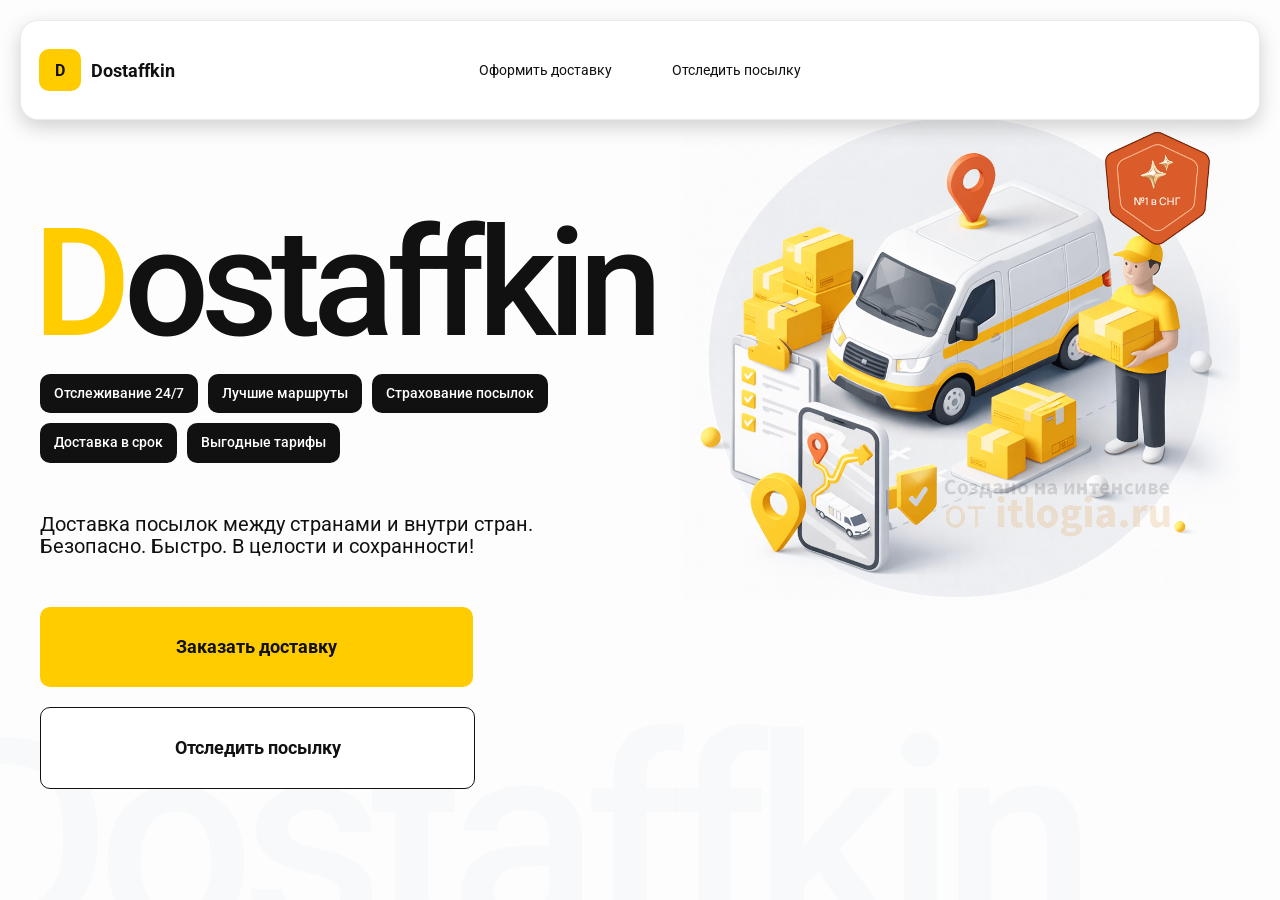
<file: index.html>
<!DOCTYPE html>
<html lang="en">
<head>
    <meta charset="UTF-8">
    <meta name="viewport" content="width=device-width,initial-scale=1,maximum-scale=1,user-scalable=0"/> <!--Для отображения на мобильных устройствах-->
    <title>Dostaffkin — Доставка посылок между странами и внутри стран. Безопасно. Быстро. В целости и сохранности!</title>
    <link href="styles/base.css" , rel="stylesheet">
    <link href="styles/base_adaptive.css" , rel="stylesheet">
    <link href="styles/index.css" , rel="stylesheet">
    <link href="styles/index_adaptive.css" , rel="stylesheet">
</head>
<body>
    <div class="container">
        <header class="header">
            <a class="header-brand" href="#">
                <div class="header-logo">D</div>
                <div class="header-title">Dostaffkin</div>
            </a>
            <nav class="header-menu">
                <a class="header-link" href="./order.html">Оформить <span>доставку</span></a>
                <a class="header-link" href="./track.html">Отследить <span>посылку</span></a>
            </nav>
        </header>
        <main class="main">
            <section class="main-info">
                <div class="main-title">
                    <span>D</span>ostaffkin
                </div>
                <div class="main-features">
                    <div class="main-feature">Отслеживание 24/7</div>
                    <div class="main-feature">Лучшие маршруты</div>
                    <div class="main-feature">Страхование посылок</div>
                    <div class="main-feature">Доставка в срок</div>
                    <div class="main-feature">Выгодные тарифы</div>
                </div>
                <div class="main-description">
                    Доставка посылок между странами и внутри стран.
                    Безопасно. Быстро. В целости и сохранности!
                </div>
                <div class="main-actions">
                    <a class="button" type="button" href="./order.html">Заказать доставку</a>
                    <a class="button button-white" type="button" href="./track.html">Отследить посылку</a>
                </div>
            </section>
            <div class="main-title-ghost">Dostaffkin</div>
            <section class="main-image">
                <img src="images/main-image.png" alt="Main image"/>
            </section>
        </main>

    </div>
</body>
</html>
</file>
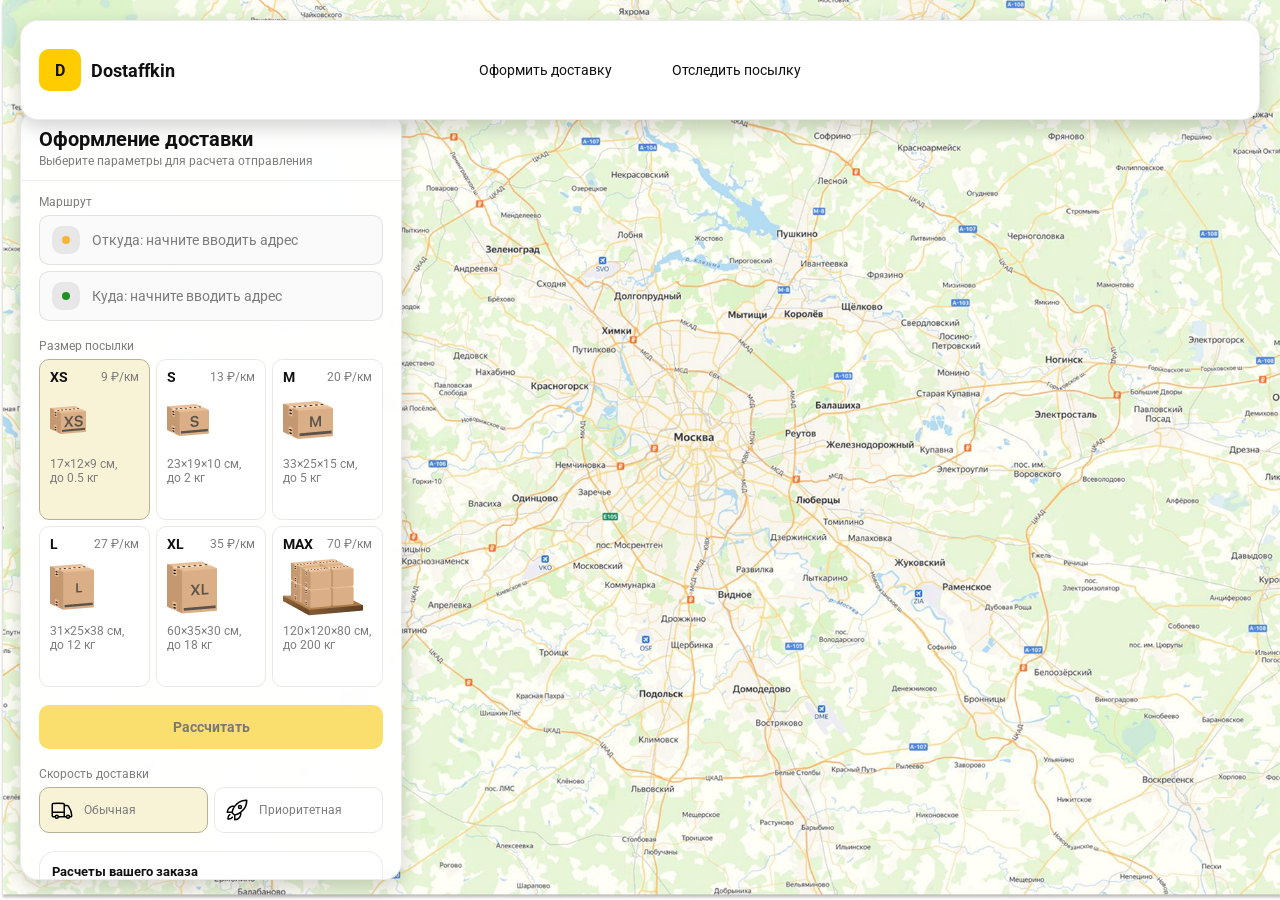
<file: order.html>
<!doctype html>
<html lang="ru">
<head>
    <meta charset="utf-8"/>
    <meta name="viewport" content="width=device-width,initial-scale=1,maximum-scale=1,user-scalable=0"/>
    <title>Оформление доставки</title>

    <link rel="stylesheet" href="styles/base.css"/>
    <link rel="stylesheet" href="styles/base_adaptive.css"/>

    <link rel="stylesheet" href="styles/order.css"/>
    <link rel="stylesheet" href="styles/order_adaptive.css"/>
</head>
<body>
    <div id="map"></div>

    <header class="header">
        <a class="header-brand" href="./index.html">
            <div class="header-logo">D</div>
            <div class="header-title">Dostaffkin</div>
        </a>
        <nav class="header-menu">
            <a class="header-link" href="#">Оформить <span>доставку</span></a>
            <a class="header-link" href="./track.html">Отследить <span>посылку</span></a>
        </nav>
    </header>

    <aside class="main" id="sidebar">
        <div class="main-header">
            <div class="main-title">Оформление доставки</div>
            <div class="main-text">Выберите параметры для расчета отправления</div>
        </div>
        <div class="main-content">
            <div class="main-route">
                <div class="main-block-title">Маршрут</div>
                <div class="main-fields">
                    <div class="main-field" id="fromField">
                        <div class="main-pin"></div>
                            <input id="from" placeholder="Откуда: начните вводить адрес" autocomplete="off"/>
                        <div class="main-ac" id="fromAc" role="listbox" aria-label="Подсказки адресов"></div>
                    </div>

                    <div class="main-field" id="toField">
                        <div class="main-pin"></div>
                            <input id="to" placeholder="Куда: начните вводить адрес" autocomplete="off"/>
                        <div class="main-ac" id="toAc" role="listbox" aria-label="Подсказки адресов"></div>
                    </div>
                </div>
            </div>
            <div class="main-package">
    <div class="main-block-title">Размер посылки</div>

    <div class="main-sizes">
        <div class="main-size-card is-active" data-value="xs">
            <div class="main-size-top">
                <div class="main-size-label">XS</div>
                <div class="main-size-rate">9 ₽/км</div>
            </div>
            <div class="main-size-media">
                <img src="images/sizes/xs.png" alt="Короб XS"/>
            </div>
            <div class="main-size-description">17×12×9 см,<br>до 0.5 кг</div>
        </div>

        <div class="main-size-card" data-value="s">
            <div class="main-size-top">
                <div class="main-size-label">S</div>
                <div class="main-size-rate">13 ₽/км</div>
            </div>
            <div class="main-size-media">
                <img src="images/sizes/s.png" alt="Короб S"/>
            </div>
            <div class="main-size-description">23×19×10 см,<br>до 2 кг</div>
        </div>

        <div class="main-size-card" data-value="m">
            <div class="main-size-top">
                <div class="main-size-label">M</div>
                <div class="main-size-rate">20 ₽/км</div>
            </div>
            <div class="main-size-media">
                <img src="images/sizes/m.png" alt="Короб M"/>
            </div>
            <div class="main-size-description">33×25×15 см,<br>до 5 кг</div>
        </div>

        <div class="main-size-card" data-value="l">
            <div class="main-size-top">
                <div class="main-size-label">L</div>
                <div class="main-size-rate">27 ₽/км</div>
            </div>
            <div class="main-size-media">
                <img src="images/sizes/l.png" alt="Короб L"/>
            </div>
            <div class="main-size-description">31×25×38 см,<br>до 12 кг</div>
        </div>

        <div class="main-size-card" data-value="xl">
            <div class="main-size-top">
                <div class="main-size-label">XL</div>
                <div class="main-size-rate">35 ₽/км</div>
            </div>
            <div class="main-size-media">
                <img src="images/sizes/xl.png" alt="Короб XL"/>
            </div>
            <div class="main-size-description">60×35×30 см,<br>до 18 кг</div>
        </div>

        <div class="main-size-card" data-value="max">
                    <div class="main-size-top">
                        <div class="main-size-label">MAX</div>
                        <div class="main-size-rate">70 ₽/км</div>
                    </div>
                    <div class="main-size-media main-size-media-palleta">
                        <img src="images/sizes/max.png" alt="Паллета"/>
                    </div>
                    <div class="main-size-description">120×120×80 см,<br>до 200 кг</div>
                </div>
            </div>
        </div>
            <div class="main-calculate-block">
                <button id="calc" class="button calculate-button" type="button" disabled>Рассчитать</button>
            </div>
            <div class="main-speed">
                <div class="main-block-title">Скорость доставки</div>

                <div class="main-speeds">
                    <div class="main-speed-card is-active" data-value="regular">
                        <img class="main-speed-media" src="images/icons/regular.svg" alt="Regular"/>
                        <div class="main-speed-description">Обычная</div>
                    </div>
                    <div class="main-speed-card" data-value="fast">
                        <img class="main-speed-media" src="images/icons/fast.svg" alt="Fast"/>
                        <div class="main-speed-description">Приоритетная</div>
                    </div>

                </div>
            </div>
            <div class="main-result" id="result">
                <div class="main-result-title">Расчеты вашего заказа</div>
                <div class="main-result-lines">
                    <div class="main-result-line"><span>Расстояние</span><span id="distanceValue">—</span></div>
                    <div class="main-result-line"><span>Доставим через</span><span id="durationValue">—</span></div>
                    <div class="main-result-line"><span>Тариф</span><span id="rateValue">—</span></div>
                </div>
                <div class="main-price">
                    <div class="main-price-label">Итого</div>
                    <div class="main-price-value" id="totalValue">—</div>
                </div>
            </div>
            <div class="main-order-box">
    <div class="main-order-form" id="orderForm">
        <div class="main-order-title">Оформление доставки</div>
        <div class="main-block-info-row">
            <div class="main-block-title">Контакты</div>
            <div class="order-fields">
                <div class="main-field">
                    <input id="customerName" placeholder="Ваше имя" autocomplete="off"/>
                </div>
                <div class="main-field">
                    <input id="customerPhone" placeholder="Ваш телефон" autocomplete="off" inputmode="tel"/>
                </div>
            </div>
        </div>
        <div class="main-block-info-row extra-info">
            <div class="main-block-title">Дополнительная информация</div>
            <div class="main-field textarea">
                <textarea id="comment" placeholder="Детали доставки и комментарии"></textarea>
            </div>
        </div>
        <button id="submit" class="button main-submit-request" type="button" disabled>Отправить
            заявку
        </button>
    </div>

    <div class="main-order-success" id="orderSuccess">
        <div class="main-success-icon">✓</div>
        <div class="main-success-title">Заявка отправлена!</div>
        <div class="main-success-title">Номер отправления – <span id="orderId"></span></div>
        <div class="main-success-subtitle">Мы скоро свяжемся с вами</div>
    </div>
</div>
        </div>
    </aside>
</body>
</html>
</file>
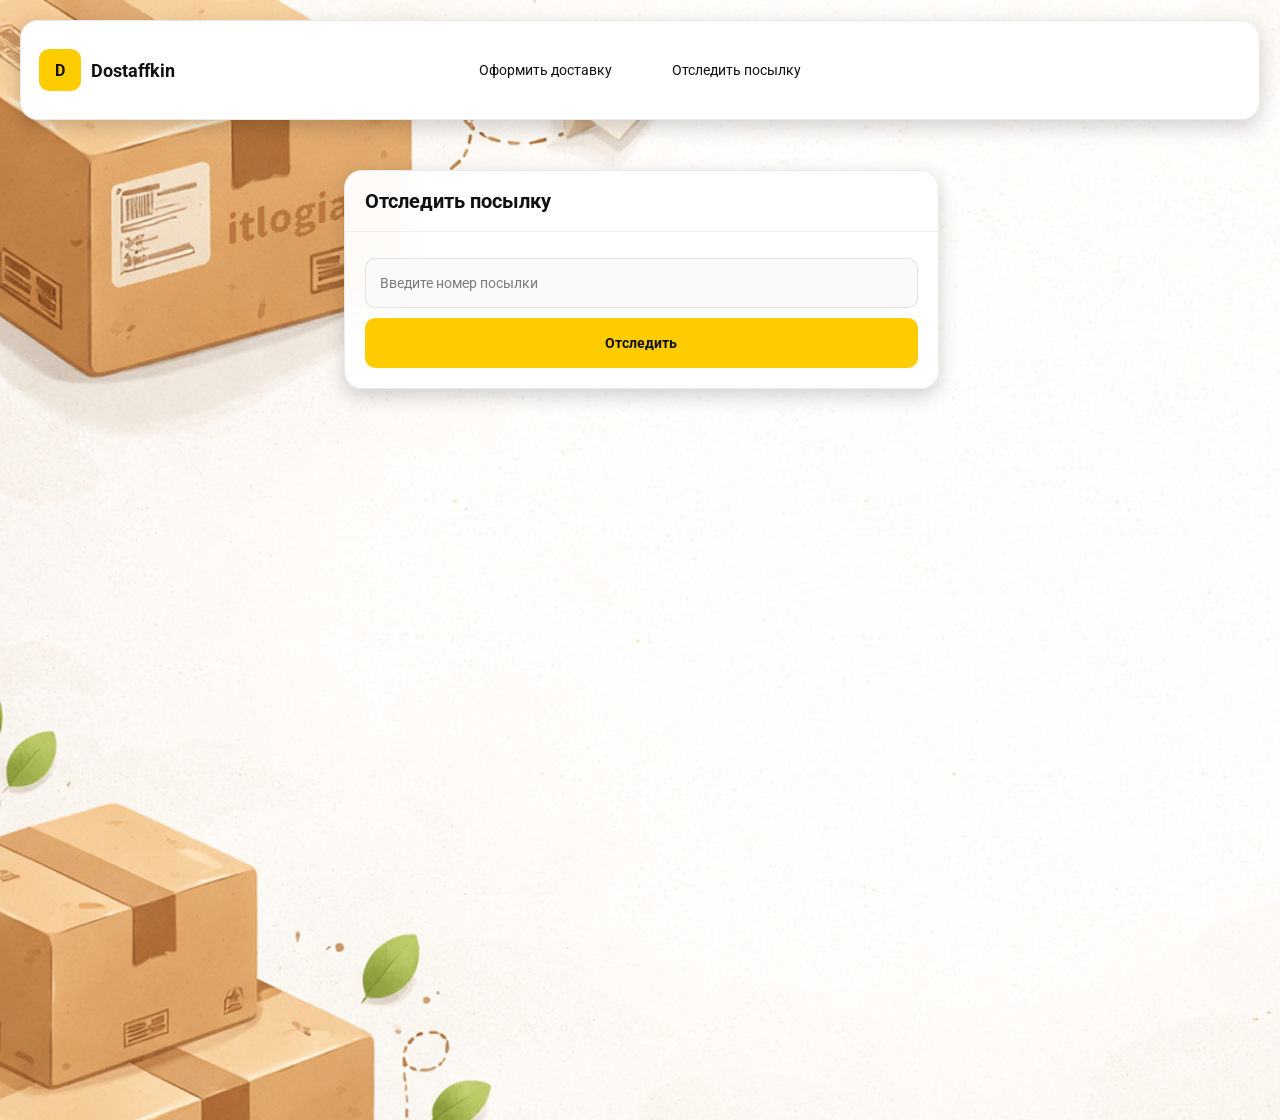
<file: track.html>
<!doctype html>
<html lang="ru">
<head>
    <meta charset="utf-8"/>
    <meta name="viewport" content="width=device-width,initial-scale=1,maximum-scale=1,user-scalable=0"/>
    <title>Отследить посылку</title>
    <link rel="stylesheet" href="styles/base.css"/>
    <link rel="stylesheet" href="styles/base_adaptive.css"/>

    <link rel="stylesheet" href="styles/track.css"/>
    <link rel="stylesheet" href="styles/track_adaptive.css"/>
</head>
<body>
    <div class="container">
        <header class="header">
            <a class="header-brand" href="./index.html">
                <div class="header-logo">D</div>
                <div class="header-title">Dostaffkin</div>
            </a>
            <nav class="header-menu">
                <a class="header-link" href="./order.html">Оформить <span>доставку</span></a>
                <a class="header-link" href="#">Отследить <span>посылку</span></a>
            </nav>
        </header>
        <main class="track-content">
            <section class="track-card track-search">
                <div class="track-title">Отследить посылку</div>
                <div class="track-action">
                    <div class="main-field track-field">
                        <input id="trackNumber" placeholder="Введите номер посылки" autocomplete="off"/>
                    </div>
                    <button id="trackButton" class="button track-button" type="button">Отследить</button>
                </div>
            </section>
            <section class="track-card track-result" id="trackResult">
                <div class="track-result-header">
                    <div class="track-id" id="trackIdValue"></div>
                    <div class="track-routes">
                        <div class="track-route">
                            <div class="track-route-pin">
                                <svg xmlns="http://www.w3.org/2000/svg" fill="none" viewBox="0 0 24 24" stroke-width="1.5"
                                     stroke="orange" class="size-6">
                                    <path stroke-linecap="round" stroke-linejoin="round"
                                          d="M15 10.5a3 3 0 1 1-6 0 3 3 0 0 1 6 0Z"/>
                                    <path stroke-linecap="round" stroke-linejoin="round"
                                          d="M19.5 10.5c0 7.142-7.5 11.25-7.5 11.25S4.5 17.642 4.5 10.5a7.5 7.5 0 1 1 15 0Z"/>
                                </svg>
                            </div>
                            <div class="track-route-address" id="trackFromValue">
                                Откуда: Москва, улица Арбат, 1
                            </div>
                        </div>
                        <div class="track-route track-route-arrow">
                            <svg xmlns="http://www.w3.org/2000/svg" fill="none" viewBox="0 0 24 24" stroke-width="1.5"
                                 stroke="currentColor" class="size-6">
                                <path stroke-linecap="round" stroke-linejoin="round"
                                      d="M19.5 13.5 12 21m0 0-7.5-7.5M12 21V3"/>
                            </svg>
                        </div>
                        <div class="track-route">
                            <div class="track-route-pin">
                                <svg xmlns="http://www.w3.org/2000/svg" fill="none" viewBox="0 0 24 24" stroke-width="1.5"
                                     stroke="green" class="size-6">
                                    <path stroke-linecap="round" stroke-linejoin="round"
                                          d="M15 10.5a3 3 0 1 1-6 0 3 3 0 0 1 6 0Z"/>
                                    <path stroke-linecap="round" stroke-linejoin="round"
                                          d="M19.5 10.5c0 7.142-7.5 11.25-7.5 11.25S4.5 17.642 4.5 10.5a7.5 7.5 0 1 1 15 0Z"/>
                                </svg>
                            </div>
                            <div class="track-route-address" id="trackToValue">
                                Куда: Минск, проспект Независимости, 58
                            </div>
                        </div>
                    </div>
                </div>
                <div class="track-info">
                    <div class="track-status-title">Статус данной посылки:</div>
                    <div class="track-status-list" id="trackStatusList">


                        <div class="track-status created">
                            <img src="images/icons/created.svg" class="track-status-icon" alt="Created">
                            <div class="track-status-text">
                                <div class="track-status-text-state">Создан</div>
                                <div class="track-status-text-date">10.01.2026</div>
                            </div>
                        </div>

                        <div class="track-status in-way">
                            <img src="images/icons/in-way.svg" class="track-status-icon" alt="In way">
                            <div class="track-status-text">
                                <div class="track-status-text-state">В пути: Москва</div>
                                <div class="track-status-text-date">18.01.2026</div>
                            </div>
                        </div>

                        <div class="track-status ready">
                            <img src="images/icons/ready.svg" class="track-status-icon" alt="Ready">
                            <div class="track-status-text">
                                <div class="track-status-text-state">Готов к выдаче</div>
                                <div class="track-status-text-date">25.01.2026</div>
                            </div>
                        </div>

                        <div class="track-status done">
                            <img src="images/icons/done.svg" class="track-status-icon" alt="Done">
                            <div class="track-status-text">
                                <div class="track-status-text-state">Вручен</div>
                                <div class="track-status-text-date">27.01.2026</div>
                            </div>
                        </div>

                    </div>
                </div>
            </section>
        </main>
    </div>
</body>
</html>
</file>
<file: styles/base.css>
@font-face {
    font-family: "Roboto";
    src: url("../fonts/Roboto-Regular.ttf");
    font-weight: normal;
}

@font-face {
    font-family: "Roboto";
    src: url("../fonts/Roboto-Bold.ttf");
    font-weight: bold;
}

@font-face {
    font-family: "Roboto";
    src: url("../fonts/Roboto-Medium.ttf");
    font-weight: 500;
}

html, body {
    margin: 0;
    color: #111111;
    font-family: "Roboto", sans-serif;
}

body {
    background: #FDFDFD;
}

.header {
    border-radius: 18px;
    box-shadow: 0 7px 20px 0 #0000002E;
    backdrop-filter: blur(10px);
    background: #ffffff;
    left: 20px;
    border: 1px solid rgba(0, 0, 0, 0.08);
    position: fixed;
    right: 20px;
    top: 20px;
    padding: 14px 18px;
    height: 70px;
    display: flex;
    align-items: center;
    z-index: 6;
}

.header-brand {
    display: flex;
    align-items: center;
    text-decoration: none;
    gap: 10px;
}

.header-logo {
    width: 42px;
    height: 42px;
    border-radius: 10px;
    background: #FFCC00;
    display: grid;
    place-items: center;
    font-weight: bold;
    color: #111;
}

.header-title {
    font-size: 18px;
    font-weight: bold;
    color: #111111;
    text-decoration: none;
}

.header-menu {
    display: flex;
    align-items: center;
    gap: 60px;
    margin: 0;
    position: absolute;
    left: 50%;
    transform: translateX(-50%);
}

.header-link {
    font-size: 14px;
    color: #111111;
    text-decoration: none;
}

.button {
    border: 0;
    outline: none;
    height: 44px;
    border-radius: 10px;
    font-size: 14px;
    font-weight: bold;
    cursor: pointer;
    font-family: inherit;
    transition: transform .08s ease, opacity .12s ease;
    background: #ffcc00;
    color: #111111;
    text-align: center;
    text-decoration: none;
}

.button:hover {
    background-color: #E5BC19;
}

.button:disabled {
    cursor: not-allowed;
    background-color: #FADE6E;
    color: #787878;
    transform: none;
}

.button.button-white {
    background: #ffffff;
    border: 1px solid #111111;
}

.button.button-white:hover {
    background: rgb(241 241 241);
}

.main-field {
    display: flex;
    align-items: center;
    margin-top: 6px;
    gap: 10px;
    border: 1px solid #1111111A;
    background: #FAFAFA;
    border-radius: 10px;
    padding: 10px 12px;
    position: relative;
    box-sizing: border-box;
    height: 50px;
}

.main-field.textarea {
    height: auto;
}

.main-pin {
    width: 28px;
    height: 28px;
    border-radius: 10px;
    background: rgba(17, 17, 17, 0.08);
    display: grid;
    place-items: center;
    flex: 0 0 auto;
    position: relative;
}

.main-pin::before {
    content: "";
    width: 8px;
    height: 8px;
    border-radius: 999px;
    background: orange;
    opacity: .75;
    display: block;
}

.main-field:last-child .main-pin::before {
    background: green;
    opacity: .85;
}

input, textarea {
    width: 100%;
    border: 0;
    outline: none;
    background: transparent;
    font-size: 14px;
    color: #111111;
    font-family: inherit;
}

textarea {
    resize: vertical;
    min-height: 72px;
    padding: 2px 0;
}

input::placeholder, textarea::placeholder {
    color: #7C7C7C;
}

.main-field:focus-within {
    border-color: rgba(0, 0, 0, 0.20);
    box-shadow: 0 0 0 4px rgba(255, 204, 0, 0.35);
    background: rgba(255, 255, 255, 0.75);
}
</file>
<file: styles/base_adaptive.css>
@media (max-width: 767px) {
    .header {
        left: 10px;
        right: 10px;
        top: 10px;
    }

    .header-link span {
        display: none;
    }

    .header-menu {
        gap: 20px;
        justify-content: flex-start;
        margin: 0 0 0 30px;
        position: static;
        transform: none;
    }
}

@media (max-width: 420px) {
    .header-title {
        display: none;
    }
}

@media (max-width: 374px) {
    .header-menu {
        gap: 10px;
        margin: 0 0 0 10px;
    }
}
</file>
<file: styles/index.css>
.container {
    overflow: hidden;
    min-height: 100vh;
}

.main {
    padding: 111px 40px 40px;
    position: relative;
    display: flex;
}

.main-info {
    max-width: 840px;
    width: 100%;
    position: relative;
}

.main-title {
    margin-top: 98px;
    font-weight: 500;
    font-size: 200px;
    line-height: 1;
    letter-spacing: -0.05em;
    color: #111111;
    left: -15px;
    position: relative;
}

.main-title span {
    color: #ffcc00;
}

.main-features {
    margin-top: 15px;
    display: flex;
    flex-wrap: wrap;
    gap: 10px;
}

.main-feature {
    background: #111111;
    color: #ffffff;
    padding: 12px 14px;
    font-weight: 500;
    font-size: 14px;
    line-height: 1.1;
    border-radius: 10px;
}

.main-description {
    margin-top: 50px;
    max-width: 500px;
    font-size: 20px;
    line-height: 1.1;
    color: #111111;
}

.main-actions {
    margin-top: 50px;
    display: flex;
    flex-direction: column;
    gap: 20px;
}

.main-actions .button {
    height: 80px;
    width: 433px;
    font-size: 18px;
    font-weight: bold;
    place-items: center;
    display: grid;
}

.main-title-ghost {
    position: absolute;
    z-index: -1;
    left: -70px;
    bottom: -150px;
    font-weight: 500;
    font-size: 278px;
    line-height: 1;
    letter-spacing: -0.05em;
    color: #ECEDF04D;
}

.main-image {
    width: 1024px;
    top: 100px;
    z-index: -2;
}

.main-image img {
    width: 100%;
    max-width: 1024px;
    height: auto;
    display: block;
}
</file>
<file: styles/index_adaptive.css>
@media (max-width: 1760px) {
    .main-title {
        font-size: 150px;
        left: -7px;
    }

    .main-info {
        max-width: 640px;
    }
}

@media (max-width: 1200px) {
    .main-info {
        max-width: 540px;
    }

    .main {
        padding: 111px 20px 20px;
    }

    .main-title {
        font-size: 120px;
        left: -4px;
    }

    .main-title-ghost {
        font-size: 220px;
    }
}

@media (max-width: 1024px) {
    .main-title {
        margin-top: 30px;
    }

    .main {
        flex-direction: column-reverse;
    }

    .main-image {
        max-width: 350px;
        position: absolute;
        left: 370px;
        top: 370px;
    }

    .main-info {
        max-width: 100%;
    }

    .main-actions {
        gap: 10px;
    }

    .main-actions .button {
        height: 50px;
        font-size: 14px;
        width: auto;
        max-width: 300px;
    }

    .main-description {
        max-width: 350px;
    }
}

@media (max-width: 570px) {
    .main-title {
        font-size: 88px;
    }

    .main-description {
        max-width: 100%
    }

    .main-actions {
       width: 100%;
    }

    .main-actions .button {
        width: 100%;
        max-width: 100%
    }

    .main-image {
        max-width: 650px;
        position: absolute;
        left: 170px;
        top: 70px;
        opacity: 0.2;
    }
}

@media (max-width: 400px) {
    .main-title {
        font-size: 70px;
    }
}
</file>
<file: styles/order.css>
#map {
    background-image: url("../images/order-bg.png");
    background-size: cover;
    position: fixed;
    inset: 0;
}

.main {
    border-radius: 18px;
    box-shadow: 0 7px 20px 0 #0000002E;
    backdrop-filter: blur(10px);
    background: rgba(255, 255, 255, 0.96);
    left: 20px;
    border: 1px solid rgba(0, 0, 0, 0.08);
    position: fixed;
    top: 110px;
    bottom: 20px;
    width: 380px;
    display: flex;
    flex-direction: column;
    overflow: hidden;
    z-index: 5;
}

.main-header {
    padding: 18px 18px 12px 18px;
    border-bottom: 1px solid rgba(0, 0, 0, 0.06);
    display: flex;
    flex-direction: column;
}

.main-title {
    font-size: 20px;
    line-height: 100%;
    font-weight: bold;
}

.main-text {
    font-size: 12px;
    margin-top: 5px;
    color: #7C7C7C;
}

.main-content {
    padding: 14px 18px 18px 18px;
    overflow: auto;
    scrollbar-width: none;
    display: flex;
    flex-direction: column;
    gap: 18px;
    flex: 1;
}

.main-block-title {
    font-size: 12px;
    color: #7C7C7C;
}

.main-route .main-block-title,
.main-package .main-block-title {
    margin-bottom: 6px;
}

.main-sizes {
    display: grid;
    gap: 6px;
    grid-template-columns: repeat(3, 1fr);
}

.main-size-card {
    border: 1px solid #E8E8E7;
    background: #FFFFFF;
    border-radius: 10px;
    padding: 10px;
    cursor: pointer;
    user-select: none;
    transition: transform .08s ease, border-color .12s ease, background .12s ease;
    min-height: 139px;
}

.main-size-card:hover {
    transform: translateY(-1px);
}

.main-size-card.is-active {
    background-color: #F8F2D6;
    border-color: #B7B196;
}

.main-size-top {
    display: flex;
    align-items: center;
    justify-content: space-between;
}

.main-size-label {
    font-weight: bold;
    font-size: 14px;
    color: #111111;
    line-height: 100%;
}

.main-size-rate {
    font-size: 12px;
    color: #7C7C7C;
    line-height: 100%;
}

.main-size-media {
    margin-top: 8px;
    height: 57px;
}

.main-size-description {
    margin-top: 8px;
    font-size: 12px;
    color: #7C7C7C;
    line-height: 1.2;
}

.calculate-button {
    width: 100%;
}

.main-result {
    border: 1px solid rgba(0, 0, 0, 0.08);
    background: rgba(255, 255, 255, 0.75);
    border-radius: 16px;
    padding: 12px;
    line-height: 1.25;
}

.main-result-title {
    font-weight: bold;
    font-size: 13px;
    color: #111111;
    margin-bottom: 13px;
}

.main-result-lines {
    gap: 8px;
    display: flex;
    flex-direction: column;
}

.main-result-line {
    font-size: 13px;
    color: rgba(17, 17, 17, 0.85);
    display: flex;
    justify-content: space-between;
}

.main-price {
    margin-top: 18px;
    padding-top: 10px;
    border-top: 1px dashed rgba(0, 0, 0, 0.12);
    display: flex;
    align-items: baseline;
    justify-content: space-between;
}

.main-price-label {
    font-size: 12px;
    color: rgba(17, 17, 17, 0.55);
}

.main-price-value {
    font-size: 20px;
    font-weight: bold;
    color: #111111;
    letter-spacing: -0.3px;
}

.main-order-box {
    background: #ffffff;
    border: 1px solid #E8E8E7;
    border-radius: 10px;
    padding: 12px;
}

.main-order-title {
    margin-bottom: 8px;
    font-weight: bold;
    font-size: 14px;
    color: #111111;
}

.main-block-info {
    display: flex;
    flex-direction: column;
    gap: 6px;
}

.order-fields {
    display: grid;
    grid-template-columns: 1fr 1fr;
    column-gap: 10px;
    margin-top: 6px;
}

.main-block-info-row.extra-info {
    display: block;
    margin-top: 13px;
}

.main-submit-request {
    width: 100%;
    margin-top: 6px;
}

.main-order-success {
    display: none;
    text-align: center;
    padding: 22px 12px;
    gap: 12px;
}

.main-order-success.is-visible {
    display: flex;
    flex-direction: column;
    align-items: center;
}

.main-success-icon {
    width: 56px;
    height: 56px;
    border-radius: 50%;
    background: #16a34a;
    color: #ffffff;
    display: grid;
    place-items: center;
    font-size: 30px;
}

.main-success-title {
    font-size: 14px;
    font-weight: bold;
    color: #111111;
}

.main-success-subtitle {
    font-size: 12px;
    color: rgba(17, 17, 17, 0.55);
    line-height: 1.3;
}

.main-speed .main-block-title {
    margin-bottom: 6px;
}

.main-speeds {
    display: grid;
    gap: 6px;
    grid-template-columns: repeat(2, 1fr);
}

.main-speed-card {
    border: 1px solid #E8E8E7;
    background: #FFFFFF;
    border-radius: 10px;
    padding: 10px;
    cursor: pointer;
    user-select: none;
    transition: transform .08s ease, border-color .12s ease, background .12s ease;
    display: flex;
    align-items: center;
    gap: 10px;
}

.main-speed-card:hover {
    transform: translateY(-1px);
}

.main-speed-card.is-active {
    background-color: #F8F2D6;
    border-color: #B7B196;
}

.main-speed-description {
    font-size: 12px;
    color: #7C7C7C;
    line-height: 1.2;
}
</file>
<file: styles/order_adaptive.css>
@media (max-width: 767px) {
    .main {
        left: 10px;
        right: 10px;
        top: 50%;
        bottom: 12px;
        width: auto;
        max-width: none;
    }
}

@media (max-width: 420px) {
    .main-sizes {
        grid-template-columns: repeat(2, 1fr);
    }
}
</file>
<file: styles/track.css>
.container {
    background: #F4F4F4 url("../images/track-bg.png");
    background-size: cover;
    min-height: 100vh;
    padding: 170px 0 50px 0;
}

.track-content {
    width: 593px;
    margin: 0 auto;
}

.track-card {
    width: 100%;
    border-radius: 18px;
    box-shadow: 0 7px 20px 0 #0000002E;
    backdrop-filter: blur(10px);
    background: rgba(255, 255, 255, 0.96);
    border: 1px solid rgba(0, 0, 0, 0.08);
}

.track-title {
    font-size: 20px;
    line-height: 100%;
    font-weight: bold;
    border-bottom: 1px solid #EEEEEE;
    padding: 20px;
}

.track-action {
    padding: 20px;
}

.track-button {
    width: 100%;
    height: 50px;
}

.track-field {
    margin-bottom: 10px;
}

.track-result {
    margin-top: 5px;
    display: none;
}

.track-result.is-visible {
    display: block;
}

.track-result-header {
    font-weight: bold;
    font-size: 14px;
    color: #111111;
    padding: 20px;
    border-bottom: 1px solid #EEEEEE;
}

.track-id {
    margin-bottom: 12px;
    font-size: 20px;
}

.track-routes {
    display: flex;
    flex-direction: column;
    gap: 10px;
    font-weight: normal;
}

.track-route {
    display: flex;
    align-items: center;
    gap: 10px;
}

.track-route-pin {
    width: 24px;
    height: 24px;
    flex-shrink: 0;
}

.track-route-arrow {
    padding: 15px 0;
    width: 24px;
    height: 24px;
}

.track-info {
    padding: 20px;
}

.track-status {
    display: flex;
    align-items: center;
    font-size: 12px;
    gap: 10px;
}

.track-status-title {
    font-size: 14px;
    color: #111111;
    margin-bottom: 20px;
}

.track-status-list {
    display: flex;
    flex-direction: column;
    gap: 15px;
}

.track-status-icon {
    width: 40px;
    height: 40px;
    border-radius: 50%;
    background: rgba(17, 17, 17, 0.08);
    display: grid;
    place-items: center;
    flex: 0 0 auto;
}

.track-status.created .track-status-icon {
    background-color: #F1CB00;
}

.track-status.in-way .track-status-icon {
    background-color: #F08A11;
}

.track-status.ready .track-status-icon {
    background-color: #A35D0A;
}

.track-status.done .track-status-icon {
    background-color: #37C93B;
}

.track-status-text {
    display: flex;
    align-items: center;
    justify-content: space-between;
    color: #111111;
    font-size: 12px;
    flex: 1;
}

.track-status-date {
    color: rgba(17, 17, 17, 0.55);
}
</file>
<file: styles/track_adaptive.css>
@media (max-width: 767px) {
    .container {
        padding: 130px 0 50px 0;
    }

    .track-content {
        width: 100%;
        padding-left: 10px;
        padding-right: 10px;
    }

    .track-result-header {
        padding: 20px;
    }
}
</file>
